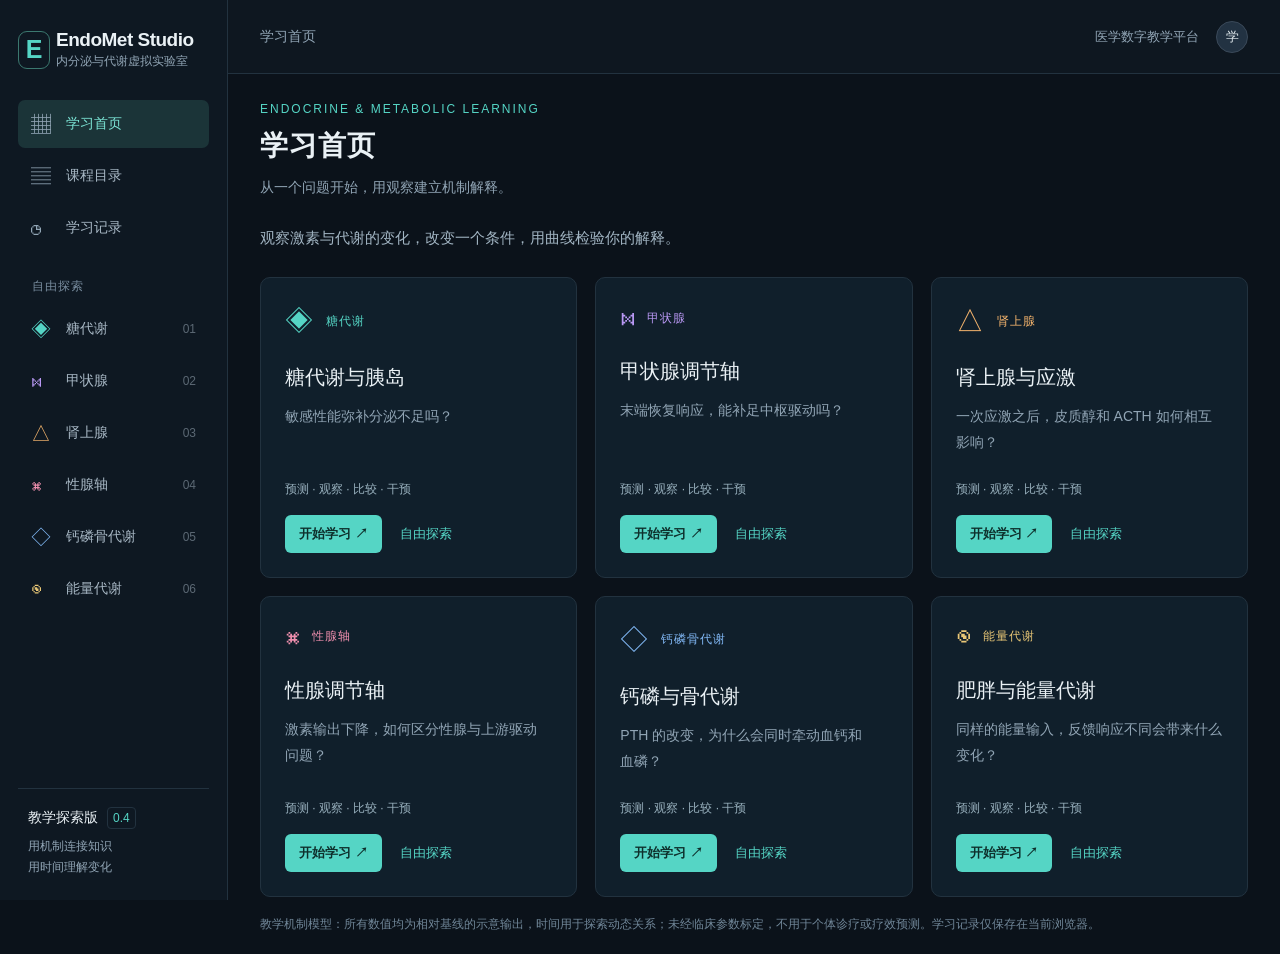
<file: index.html>
<!doctype html>
<html lang="zh-CN"><head><meta charset="UTF-8"><meta name="viewport" content="width=device-width, initial-scale=1"><meta name="description" content="探索内分泌与代谢的动态机制、反馈回路和时间演化。"><title>EndoMet Studio · 内分泌与代谢虚拟实验室</title><link rel="icon" type="image/svg+xml" href="data:image/svg+xml,%3Csvg xmlns='http://www.w3.org/2000/svg' viewBox='0 0 40 40'%3E%3Crect width='40' height='40' rx='10' fill='%2313212d'/%3E%3Cpath d='M11 10h18M11 20h13M11 30h18M11 10v20' stroke='%2355d5c5' stroke-width='4' fill='none'/%3E%3C/svg%3E"><link rel="stylesheet" href="./styles.css"><link rel="stylesheet" href="./anatomy.css"><link rel="stylesheet" href="./workspace.css"><script type="importmap">{"imports":{"three":"./vendor/three.module.js"}}</script></head>
<body><div id="app"></div><script type="module" src="./app.js"></script></body></html>
</file>
<file: styles.css>
:root{color-scheme:dark;--bg:#0b121a;--surface:#101c27;--surface2:#152330;--line:#22323f;--text:#eaf1f5;--muted:#91a5b5;--mint:#55d5c5;--accent:var(--mint);font-family:Inter,-apple-system,BlinkMacSystemFont,"PingFang SC","Microsoft YaHei",sans-serif;font-size:16px}
*{box-sizing:border-box}body{margin:0;background:var(--bg);color:var(--text)}button,input,select{font:inherit}button,a,input,select{outline-offset:4px}button{cursor:pointer}button{color:inherit}button:disabled{cursor:default;opacity:.5}a{color:var(--mint);text-decoration:none}a:hover{text-decoration:underline}button{border:0;background:none}svg{display:block}p{line-height:1.75}h1,h2,h3,p{margin:0}button:focus-visible,a:focus-visible,input:focus-visible,select:focus-visible{outline:2px solid var(--mint)}
.shell{display:grid;grid-template-columns:228px minmax(0,1fr);min-height:100vh}.sidebar{border-right:1px solid var(--line);padding:29px 18px 22px;display:flex;flex-direction:column;background:#0e1822;position:sticky;top:0;height:100vh}.brand{display:flex;align-items:center;gap:6px;padding:0 0 30px}.brand-symbol{flex:0 0 32px;width:32px;height:38px;border:1px solid #3b786f;color:var(--mint);font-size:25px;font-weight:700;display:grid;place-items:center;border-radius:9px}.brand-name{font-size:19px;letter-spacing:-.5px;font-weight:650;white-space:nowrap}.brand small{display:block;white-space:nowrap;font-size:12px;color:var(--muted);letter-spacing:0;margin-top:2px}.nav-label{font-size:12px;letter-spacing:1.5px;color:#788c9e;padding:22px 14px 10px}.side-button{display:flex;align-items:center;gap:12px;text-align:left;width:100%;padding:14px 13px;border-radius:7px;color:#a8b8c5;margin-bottom:4px;font-size:14px}.side-button:hover{background:#172633}.side-button.active{background:#1b3438;color:#7ce5d6}.side-icon{font-size:20px;line-height:1;width:23px;color:var(--color,var(--muted))}.side-num{margin-left:auto;font-size:12px;opacity:.5}.sidebar-bottom{margin-top:auto;border-top:1px solid var(--line);padding:18px 10px 0}.sidebar-bottom p{font-size:12px;color:var(--muted)}.edition{display:flex;align-items:center;gap:9px;font-size:14px;margin-bottom:7px}.edition span{padding:3px 5px;border:1px solid var(--line);border-radius:4px;font-size:12px;color:var(--mint)}
.main{min-width:0}.topbar{height:74px;border-bottom:1px solid var(--line);display:flex;align-items:center;justify-content:space-between;padding:0 32px;background:#0e1720}.breadcrumb{font-size:14px;color:var(--muted)}.breadcrumb b{font-weight:500;color:var(--text);margin-left:10px}.top-meta{display:flex;align-items:center;gap:17px;font-size:13px;color:var(--muted)}.avatar{display:grid;place-items:center;width:32px;height:32px;border:1px solid #3a4959;border-radius:50%;font-size:13px;background:#223242;color:#e3ebef}.mobile-menu{display:none}.content{max-width:1710px;margin:auto;padding:28px 32px 20px}.section-top{display:flex;justify-content:space-between;align-items:center;margin-bottom:24px;gap:16px}.eyebrow{font-size:12px;letter-spacing:2px;color:var(--accent);margin-bottom:9px}.section-top h1{font-size:28px;letter-spacing:1px;font-weight:600}.subtitle{font-size:14px;color:var(--muted);margin-top:8px}.chip{font-size:12px;border:1px solid var(--line);padding:7px 11px;border-radius:6px;color:var(--muted);white-space:nowrap}.tabs{display:flex;gap:27px;border-bottom:1px solid var(--line);margin-bottom:22px;overflow:auto}.tab{font-size:14px;color:var(--muted);padding:0 0 14px;white-space:nowrap;border-bottom:2px solid transparent}.tab.active{border-color:var(--mint);color:var(--text)}
.lab-grid{display:grid;grid-template-columns:minmax(0,1fr) 288px;gap:20px}.stage-column{min-width:0}.mission-bar{display:flex;gap:15px;align-items:center;padding:17px 19px;border:1px solid var(--line);border-radius:10px;background:#12212b;margin-bottom:15px}.mission-number{height:36px;min-width:36px;display:grid;place-items:center;background:#22403f;color:var(--mint);border-radius:6px;font-size:14px}.mission-bar small{display:block;color:var(--muted);font-size:12px;margin-bottom:6px}.mission-bar strong{font-size:16px;font-weight:500;line-height:1.5}.mission-go{margin-left:auto;min-width:28px;font-size:20px;color:var(--mint)}
.scene-wrap{position:relative;height:420px;min-width:0;overflow:hidden;background:radial-gradient(ellipse at 50% 44%,#1b303c 0,#12212d 43%,#101b26 75%);border:1px solid var(--line);border-radius:10px}.scene-wrap:before{content:"";position:absolute;inset:0;pointer-events:none;background-image:linear-gradient(#718da508 1px,transparent 1px),linear-gradient(90deg,#718da508 1px,transparent 1px);background-size:30px 30px}.scene{position:absolute;inset:20px 0 52px}.scene canvas{display:block}.scene-top{position:absolute;z-index:2;left:18px;right:18px;top:15px;display:flex;align-items:center;justify-content:space-between;pointer-events:none}.scene-caption{font-size:12px;color:#8197a7;letter-spacing:1px}.scene-mode{pointer-events:all;border:1px solid #38505f;border-radius:5px;padding:6px 9px;font-size:12px;background:#14232cc9;color:#bad1dd}.scene-bottom{position:absolute;bottom:15px;left:18px;right:18px;display:flex;align-items:center;justify-content:space-between;gap:9px;font-size:12px;color:var(--muted)}.legend{display:flex;align-items:center;gap:12px}.legend i{display:inline-block;width:17px;height:2px;margin-right:6px;vertical-align:middle;background:var(--accent)}.legend i.inhibit{background:#b998f4}.icon-btn{border:1px solid #3b5060;padding:6px 9px;border-radius:5px;color:#bccfdc;font-size:12px}.node-label{position:absolute;z-index:1;transform:translate(-50%,0);text-align:center;white-space:nowrap;padding:5px 7px;border-radius:6px;background:#12232dcf;max-width:150px}.node-label strong{font-size:13px;font-weight:500;display:block;line-height:1.7}.node-label .node-reading{font-size:12px;font-variant-numeric:tabular-nums;color:var(--accent)}.node-index{display:none}.node-label.selected{box-shadow:0 0 0 1px var(--accent);background:#1a343f}.scene-fallback{margin:90px auto;max-width:70%;line-height:1.8;color:var(--muted)}
.observations{border:1px solid var(--line);border-radius:10px;padding:19px 19px 15px;background:#101b26}.panel-heading{display:flex;align-items:center;justify-content:space-between;gap:8px}.panel-heading h2{font-size:16px;font-weight:500}.panel-heading span{font-size:12px;color:var(--muted)}.metrics{margin-top:6px}.metric{padding:16px 0;border-bottom:1px solid var(--line);display:flex;align-items:center;justify-content:space-between;gap:8px}.metric-name{font-size:14px;color:#a5b6c4;display:flex;align-items:center;gap:8px}.metric-dot{width:6px;height:6px;border-radius:2px;background:var(--color)}.metric-value{font-size:25px;letter-spacing:-.5px;font-variant-numeric:tabular-nums}.metric-value small{font-size:13px;color:var(--muted);margin-left:4px}.metric-change{font-size:12px;text-align:right;color:var(--muted);margin-top:3px}.control-block{padding-top:21px}.control-block label{font-size:14px;display:block;margin-bottom:10px}.select{width:100%;background:#172632;border:1px solid #344654;color:var(--text);font-size:14px;padding:11px 10px;border-radius:6px}.scenario-desc{font-size:12px;color:var(--muted);margin:9px 0 16px}.toggle-row{display:flex;align-items:center;justify-content:space-between;font-size:14px;color:#bdcad3;gap:12px;cursor:pointer}.toggle-row input{accent-color:var(--mint);width:17px;height:17px}.primary-btn{background:var(--mint);color:#0e302c;font-size:14px;font-weight:600;padding:12px 16px;border-radius:6px}.secondary-btn{border:1px solid #3b5362;color:#c3d3df;font-size:14px;padding:10px 14px;border-radius:6px;background:#14242f}.wide{width:100%}.intervene{border-top:1px solid var(--line);margin-top:19px;padding-top:17px}.intervene p{font-size:12px;color:var(--muted);margin-top:9px;line-height:1.7}.clear-branch{font-size:12px;color:var(--mint);margin-top:10px;padding:0}.focus-note{padding:16px 18px;border:1px solid var(--line);border-radius:8px;margin-top:14px;background:#11202a}.focus-note strong{font-size:14px;font-weight:500;color:var(--accent)}.focus-note p{font-size:14px;color:#9db1c1;margin-top:6px;line-height:1.7}
.timeline{margin-top:20px;border:1px solid var(--line);border-radius:10px;padding:18px 20px 14px;background:#101b26}.timeline-head{display:flex;align-items:center;justify-content:space-between;gap:10px}.timeline-title{font-size:15px;font-weight:500}.timeline-title span{font-size:12px;color:var(--muted);margin-left:9px}.time-label{font-size:18px;color:var(--mint);font-variant-numeric:tabular-nums}.time-label small{font-size:12px;color:var(--muted);margin-left:5px}.chart{height:138px;position:relative;margin-top:10px}.chart svg{width:100%;height:100%;overflow:visible}.chart-text{fill:#7c93a6;font-size:11px}.chart-line{fill:none;stroke-width:2;stroke-linejoin:round;stroke-linecap:round}.baseline-line{stroke-dasharray:5 5;opacity:.45}.chart-cursor{stroke:#e5f3f4;stroke-width:1;opacity:.6}.timeline-range{width:100%;height:14px;accent-color:var(--mint);cursor:pointer;margin:5px 0 9px}.playback{display:flex;gap:8px;align-items:center;flex-wrap:wrap}.play{background:var(--mint);color:#0a2e29;border-radius:5px;min-width:74px;padding:7px 12px;font-size:13px;font-weight:600}.speed{background:#1a2c39;border:1px solid var(--line);color:#b0c2d0;font-size:12px;border-radius:5px;padding:6px}.marker-btn{font-size:12px;color:#94a9b9;border:1px solid #2b3e4d;border-radius:4px;padding:6px 9px}.marker-btn:hover{border-color:var(--mint);color:var(--mint)}.timeline-foot{margin-left:auto;color:#7f95a7;font-size:12px}.guide{border:1px solid #294640;border-radius:10px;margin-top:20px;background:linear-gradient(110deg,#142923,#122029 70%);padding:18px 20px;display:flex;gap:17px}.guide-mark{font-size:20px;color:var(--mint);padding-top:2px}.guide-body{min-width:0;flex:1}.guide-title{font-size:14px;font-weight:500;display:flex;gap:10px;align-items:center}.guide-title span{font-size:12px;color:#92ada6;font-weight:400}.guide-output{font-size:14px;line-height:1.8;color:#b5c9cc;margin:9px 0 12px}.guide-actions{display:flex;gap:8px;flex-wrap:wrap}.guide-actions button{padding:7px 11px;border:1px solid #38564f;border-radius:5px;font-size:12px;color:#b9d8d0}.guide-form{display:flex;gap:8px;margin-top:12px}.guide-form input{flex:1;min-width:0;background:#0d1a20;border:1px solid #315049;border-radius:5px;padding:9px 12px;color:#ddece8;font-size:14px}.guide-form button{font-size:13px;color:var(--mint);padding:7px 12px;border:1px solid #315049;border-radius:5px}.footnote{font-size:12px;color:#708698;line-height:1.7;margin-top:17px}.page{display:none}.page.active{display:block}.catalog{display:grid;grid-template-columns:repeat(3,minmax(0,1fr));gap:18px}.catalog-card{display:flex;flex-direction:column;text-align:left;border:1px solid var(--line);background:#101f2b;padding:24px;border-radius:10px;transition:transform .2s,border .2s;min-height:255px}.catalog-card:hover{transform:translateY(-3px);border-color:var(--color)}.catalog-card .card-icon{color:var(--color);font-size:35px;margin-bottom:25px}.catalog-card h2{font-size:19px;font-weight:500;margin-bottom:12px}.catalog-card p{font-size:14px;color:var(--muted);line-height:1.8}.card-footer{font-size:12px;margin-top:auto;padding-top:18px;color:var(--color)}.overview-intro{max-width:720px;margin:0 0 27px;color:#a2b5c3;font-size:16px;line-height:1.85}.course-layout{display:grid;grid-template-columns:1.05fr 1fr;gap:22px}.paper-panel{border:1px solid var(--line);border-radius:10px;background:#11202b;padding:25px}.paper-panel h2{font-size:19px;font-weight:500;margin-bottom:17px}.paper-panel p{font-size:15px;color:#a9bdca;margin-bottom:15px}.step-row{display:flex;gap:17px;padding:18px 0;border-bottom:1px solid var(--line)}.step-row:last-child{border:0}.step-row .num{font-size:13px;color:var(--mint);padding-top:3px}.step-row h3{font-size:16px;font-weight:500;margin-bottom:8px}.step-row p{font-size:14px;margin-bottom:8px}.text-btn{font-size:13px;color:var(--mint);padding:3px 0}.quiz-option{display:flex;width:100%;text-align:left;padding:15px;margin-top:10px;border:1px solid #324858;border-radius:7px;font-size:14px;gap:10px;line-height:1.6}.quiz-option.correct{border-color:var(--mint);background:#173a35}.quiz-option.wrong{border-color:#e4a2a2;background:#392831}.quiz-result{margin-top:18px;font-size:14px;line-height:1.8;color:#b3d8ce}.knowledge-grid{display:grid;grid-template-columns:1.2fr 1fr;gap:22px}.relation{display:flex;align-items:center;justify-content:space-between;gap:10px;padding:14px 0;border-bottom:1px solid var(--line);font-size:14px}.relation em{font-size:12px;font-style:normal;color:var(--mint)}.relation em.negative{color:#b998f4}.source-link{display:block;font-size:14px;padding:14px 0;border-bottom:1px solid var(--line);line-height:1.7}.source-link small{display:block;font-size:12px;color:var(--muted)}.history-empty{padding:70px 25px;text-align:center;border:1px dashed #344959;border-radius:10px}.history-empty p{color:var(--muted);font-size:15px;margin-bottom:17px}.history-list{border:1px solid var(--line);border-radius:9px;padding:0 22px}.history-item{display:grid;grid-template-columns:160px 1fr auto;gap:20px;align-items:center;padding:20px 0;border-bottom:1px solid var(--line);font-size:14px}.history-item:last-child{border:0}.history-item small{color:var(--muted);font-size:12px}.history-head{display:flex;justify-content:space-between;align-items:center;margin-bottom:20px}.history-head p{font-size:14px;color:var(--muted)}.toast{position:fixed;z-index:8;bottom:25px;left:50%;transform:translateX(-50%);border:1px solid #406057;background:#1a352e;color:#deeee5;padding:13px 20px;border-radius:8px;font-size:14px;box-shadow:0 12px 40px #0005}.sr-only{position:absolute;width:1px;height:1px;overflow:hidden;clip:rect(0,0,0,0)}
@media(min-width:1001px){.scene-wrap{height:340px}.metric{padding:13px 0}.timeline{padding:15px 17px 13px}.timeline-title span{display:none}.chart{height:128px}.scene{inset:15px 0 48px}}
@media(min-width:1650px){.scene-wrap{height:380px}.chart{height:148px}.lab-grid{grid-template-columns:minmax(0,1fr) 310px}.content{padding:32px 42px}.sidebar{padding-top:34px}}
@media(max-width:1200px){.shell{grid-template-columns:195px minmax(0,1fr)}.sidebar{padding-left:10px;padding-right:10px}.content{padding:24px 22px}.topbar{padding:0 22px}.lab-grid{grid-template-columns:minmax(0,1fr) 248px;gap:14px}.scene-wrap{height:400px}.node-label strong{font-size:12px}.observations{padding:16px 15px}.catalog{grid-template-columns:repeat(2,1fr)}.timeline-foot{display:none}}
@media(max-width:1000px){.lab-grid{grid-template-columns:1fr}.observations{display:grid;grid-template-columns:1fr 1fr;gap:0 24px}.observations>.panel-heading{grid-column:1/-1}.metrics{grid-row:2/4}.control-block{grid-column:2}.intervene{grid-column:2}.course-layout,.knowledge-grid{grid-template-columns:1fr}.scene-wrap{height:450px}.node-label strong{font-size:14px}}
@media(max-width:720px){.shell{display:block}.sidebar{display:none;position:fixed;z-index:10;width:230px;box-shadow:20px 0 100px #000a}.sidebar.open{display:flex}.topbar{height:62px;padding:0 17px}.mobile-menu{display:block;color:var(--mint);font-size:21px;margin-right:12px}.topbar-left{display:flex;align-items:center}.top-meta>span{display:none}.content{padding:22px 15px}.section-top{align-items:flex-start;margin-bottom:20px}.section-top h1{font-size:23px}.section-top .chip{display:none}.subtitle{font-size:14px;line-height:1.8}.eyebrow{font-size:11px;letter-spacing:1px}.tabs{gap:25px}.scene-wrap{height:385px}.scene{inset:25px -30px 60px}.node-label strong{font-size:12px}.node-label{padding:3px 4px}.scene-bottom{font-size:11px;left:12px;right:12px}.scene-bottom>.legend{gap:8px}.mission-bar{padding:14px 13px;gap:11px}.mission-bar strong{font-size:14px}.mission-go{display:none}.observations{gap:0 15px;padding:16px 14px}.metric-value{font-size:22px}.metric-name{font-size:13px}.select{font-size:13px;padding:10px 5px}.control-block label,.toggle-row{font-size:13px}.timeline{padding:16px 14px}.timeline-title span{display:none}.guide{padding:16px 14px;gap:11px}.catalog{grid-template-columns:1fr}.catalog-card{min-height:215px}.history-item{grid-template-columns:1fr;gap:8px}.history-head{gap:16px}.paper-panel{padding:21px}.guide-title{flex-wrap:wrap}.guide-form input{font-size:13px}.primary-btn{font-size:13px;padding:11px}.footnote{font-size:12px}}
.legend i{background:var(--mint)}.legend i.inhibit{background:#b998f4}.chart-text{font-size:12px}
@media(max-width:480px){.observations{display:block}.metrics{display:grid;grid-template-columns:1fr 1fr;gap:0 20px}.metric{display:block}.metric-value{margin-top:8px}.metric-change{text-align:left}.metric-name{font-size:14px}.control-block label,.toggle-row{font-size:14px}.select{font-size:14px;padding:11px}.node-label strong{font-size:12px}}
@media(prefers-reduced-motion:reduce){*{scroll-behavior:auto!important;transition:none!important}}
.evidence-panel{margin-top:20px}.evidence-list{padding-left:20px;color:#a9bdca;font-size:14px;line-height:1.8}.evidence-list li+li{margin-top:9px}.evidence-details summary{cursor:pointer;color:var(--mint);font-size:14px;line-height:1.6}.state-definitions{margin:0}.state-definitions dt{font-size:14px;color:var(--text);margin-top:18px}.state-definitions dd{margin:6px 0 0;font-size:14px;line-height:1.8;color:var(--muted)}
.course-progress{display:flex;align-items:center;gap:16px;color:var(--mint);font-size:14px;margin:20px 0 12px}.course-progress progress{min-width:60px;flex:1;width:100px;height:8px;accent-color:var(--mint)}.paper-panel .course-session-note{font-size:12px;color:var(--muted)}.step-body{min-width:0;flex:1}.step-done h3{color:var(--mint)}.prediction{border:0;margin:14px 0;padding:0;min-width:0}.prediction legend{font-size:14px;color:#c3d3df;line-height:1.7;margin-bottom:10px}.prediction-option{display:block;width:100%;text-align:left;line-height:1.7;padding:10px 12px;margin-bottom:8px;border:1px solid #324858;border-radius:6px;font-size:14px}.prediction-option.selected{border-color:var(--mint);background:#173a35}.prediction:disabled .prediction-option{cursor:default}.paper-panel .prediction-feedback{font-size:13px;color:#b3d8ce}.course-reset{margin-top:22px}.course-observation{display:flex;align-items:center;justify-content:space-between;gap:16px;border:1px solid #35534e;border-radius:8px;background:#142c29;padding:15px 18px;margin-bottom:15px}.course-observation[hidden]{display:none}.course-observation strong{font-size:14px;color:var(--mint)}.course-observation p{font-size:13px;color:#b1c9c4;margin-top:6px}.course-observation button{flex-shrink:0;font-size:13px}@media(max-width:720px){.course-observation{align-items:stretch;flex-direction:column}.course-observation button{width:100%}}
</file>
<file: anatomy.css>
.anatomy-intro{display:flex;justify-content:space-between;align-items:center;gap:20px;margin:24px 0 14px}.anatomy-intro h2{font-size:25px;margin:7px 0}.anatomy-intro p{color:var(--muted);margin:0;line-height:1.7}.anatomy-session{padding:12px 16px;border:1px solid var(--line);border-radius:10px;background:var(--surface);font-size:12px;color:var(--muted);line-height:1.7}.anatomy-toolbar{display:flex;align-items:flex-end;gap:16px;flex-wrap:wrap;margin:18px 0}.anatomy-picker{display:grid;gap:7px;font-size:12px;min-width:220px}.anatomy-picker select{width:100%}.anatomy-layers{display:flex;gap:4px;padding:4px;background:#192b38;border-radius:10px}.anatomy-layers button{border:0;border-radius:7px;padding:10px 14px;background:transparent;color:#aec1cf;cursor:pointer;font:inherit;font-size:12px}.anatomy-layers button[aria-pressed=true]{background:#2b4d50;color:#b7f0e6;box-shadow:0 2px 6px #172e1510}.anatomy-toolbar button:disabled{opacity:.45;cursor:default}.anatomy-layout{display:grid;grid-template-columns:minmax(0,1fr) 265px;gap:18px;align-items:start}.anatomy-stage{position:relative;height:620px;border:1px solid #2b404e;border-radius:16px;overflow:hidden;background:radial-gradient(ellipse at 50% 42%,#223848,#101e29)}.anatomy-viewport{position:absolute;inset:10px 10px 42px;overflow:hidden}.anatomy-canvas{display:block;width:100%;height:100%;touch-action:none}.anatomy-label{position:absolute;transform:translate(-50%,-50%);white-space:nowrap;padding:5px 8px;max-width:150px;border:1px solid #476271;border-radius:6px;font:inherit;font-size:11px;color:#d8e5eb;background:#182c3ae8;box-shadow:0 2px 8px #2940320c;cursor:pointer}.anatomy-label.selected{background:#234c48;color:#c8fff3;border-color:#71b9a9;z-index:3}.anatomy-label[hidden]{display:none}.anatomy-status{position:absolute;inset:0;display:grid;place-items:center;padding:30px;text-align:center;line-height:1.8;color:#c4d7df;background:#132430ef;pointer-events:none}.anatomy-status[hidden]{display:none}.anatomy-orientation{position:absolute;bottom:14px;left:16px;right:16px;text-align:center;font-size:11px;color:#97b0bd;pointer-events:none}.anatomy-details{padding:20px;min-width:0}.anatomy-details h2{margin:0 0 12px;font-size:19px}.anatomy-details h3{margin:22px 0 12px;font-size:12px}.anatomy-details p{font-size:12px;color:var(--muted);line-height:1.9}.anatomy-details .toggle-row{font-size:12px;margin:18px 0}.anatomy-structure{display:flex;gap:8px;align-items:center;width:100%;background:transparent;border:1px solid #2b404e;border-radius:8px;padding:10px;margin-bottom:7px;font:inherit;font-size:12px;text-align:left;cursor:pointer}.anatomy-structure.selected{background:#213d3e;border-color:#477c75}.anatomy-structure i{width:8px;height:8px;flex:0 0 8px;border-radius:50%}.anatomy-structure small{margin-left:auto;color:#92a6b3;font-size:10px}.anatomy-coverage{padding:12px;background:#152936;border-radius:8px}.anatomy-credits{margin-top:20px;font-size:11px;overflow-wrap:anywhere;border-top:1px solid #2b404e;padding-top:14px}.anatomy-credits summary{cursor:pointer;color:#a9c5ca}.anatomy-credits a{color:#8ee3d1;text-underline-offset:3px}.anatomy-credits p{font-size:11px}.focus-note .text-btn{margin-top:9px}.anatomy-intro .secondary-btn{white-space:nowrap}
@media(max-width:1100px){.anatomy-layout{grid-template-columns:minmax(0,1fr) 235px}.anatomy-stage{height:580px}.anatomy-toolbar{gap:12px}.anatomy-layers button{padding:10px}}
@media(max-width:760px){.anatomy-intro{align-items:flex-start;flex-direction:column;gap:14px}.anatomy-intro h2{font-size:22px}.anatomy-layout{grid-template-columns:minmax(0,1fr)}.anatomy-stage{height:520px}.anatomy-picker{width:100%;min-width:0}.anatomy-toolbar{gap:10px}.anatomy-layers{flex:1}.anatomy-layers button{flex:1;padding:10px 8px}.anatomy-toolbar>.icon-btn{font-size:11px;padding:8px}.anatomy-details{padding:18px}.anatomy-label{font-size:10px;padding:4px 6px}.anatomy-session{padding:10px 12px}.anatomy-orientation{font-size:10px}}

/* Neutral studio surrounds preserve the warm tissue palette and fine surface shading. */
.anatomy-stage{border-color:#354047;background:radial-gradient(ellipse at 48% 40%,#29353b 0,#1c272e 49%,#111b21 100%);box-shadow:inset 0 0 80px #080e1320}
.anatomy-label{z-index:3;border-color:#64707870;border-radius:4px;color:#cbd2d5;background:#19232ce8;box-shadow:0 2px 8px #0002;letter-spacing:.025em}
.anatomy-label.selected{border-color:#d7c39d;color:#f4e9d4;background:#333936f2;box-shadow:0 0 0 1px #d7c39d20}
.anatomy-leaders{z-index:2;overflow:visible}
.anatomy-leader{stroke:#87979f;stroke-width:.8;opacity:.58;vector-effect:non-scaling-stroke}
.anatomy-leader.selected{stroke:#decdaa;stroke-width:1.15;opacity:.92}
.anatomy-anchor{fill:#c0c9cb;opacity:.72}
.anatomy-anchor.selected{fill:#f3dfb6;opacity:1}
.anatomy-compass{position:absolute;right:8px;top:6px;width:112px;z-index:4;pointer-events:none;text-align:center;color:#9eabb3;user-select:none}
.anatomy-compass svg{display:block;width:112px;height:108px;overflow:visible}
.anatomy-compass line{stroke:currentColor;stroke-width:1.1}
.anatomy-compass circle{fill:currentColor}
.anatomy-compass text{fill:currentColor;font-size:11px;font-family:inherit;font-weight:500;paint-order:stroke;stroke:#1a252c;stroke-width:3px;stroke-linejoin:round}
.anatomy-compass [data-axis=x]{color:#d1a59b}.anatomy-compass [data-axis=y]{color:#a3bbb0}.anatomy-compass [data-axis=z]{color:#a0b5c9}
.anatomy-compass>span{display:block;font-size:9px;letter-spacing:.07em;line-height:1.6;color:#99a8b1}
.anatomy-scale{position:absolute;left:16px;bottom:14px;z-index:4;pointer-events:none;display:flex;align-items:flex-start;flex-direction:column;gap:5px;color:#d0d7d8;font-size:11px;font-variant-numeric:tabular-nums;user-select:none}
.anatomy-scale-rule{display:block;height:6px;border:solid #b4c0c4;border-width:0 1px 1px;min-width:1px}
.anatomy-scale small{font-size:9px;color:#8e9da5;letter-spacing:.06em}
.anatomy-compass[hidden],.anatomy-scale[hidden]{display:none}
.anatomy-structure:disabled{opacity:.45;cursor:default}
.anatomy-mechanism{border-block:1px solid #35434c;padding:16px 0;margin:16px 0}
.anatomy-mechanism h3{margin:0 0 8px;color:#8ebeb5}.anatomy-mechanism>strong{display:block;font-size:14px;font-weight:500;line-height:1.6}.anatomy-mechanism p{margin:10px 0;font-size:12px}
.anatomy-reading{display:grid;gap:7px;padding:12px;background:#18312f;border-radius:7px;font-size:12px;color:#b4d5cd}.anatomy-reading b{font-size:25px;font-weight:500;font-variant-numeric:tabular-nums}.anatomy-reading small{font-size:11px;font-weight:400;color:#9bb7b3}
.anatomy-mechanism ul{padding-left:16px;margin:14px 0;font-size:12px;line-height:1.9;color:#adbdc8}.anatomy-mechanism li+li{margin-top:6px}.anatomy-mechanism em{font-style:normal;color:#85c6b6;white-space:nowrap}.anatomy-mechanism button{display:block;font-size:12px;margin-top:12px;white-space:nowrap}.anatomy-mechanism .primary-btn{width:100%;padding:10px}
@media(min-width:761px) and (min-height:700px){.anatomy-stage{position:sticky;top:18px}}
</file>
<file: workspace.css>
/* Global navigation and the shared learning workspace. */
[hidden]{display:none!important}.text-unit{white-space:nowrap}.nav-label{white-space:nowrap;letter-spacing:1px}.breadcrumb{line-height:1.6;text-wrap:balance}.section-top>div{min-width:0}.section-top h1,.workspace-heading h2,.catalog-card h2,.paper-panel h2,.assessment-question{text-wrap:balance;line-height:1.5}.subtitle,.catalog-card p,.paper-panel p,.prediction legend,.prediction-option,.quiz-option,.footnote{text-wrap:pretty;word-break:normal;overflow-wrap:break-word}.overview-intro{max-width:none;font-size:15px;line-height:1.9;margin-bottom:25px;text-wrap:pretty}.catalog-card{cursor:default;min-height:285px;padding:24px;transition:border-color .2s}.catalog-card:hover{transform:none}.card-top{display:flex;align-items:center;gap:13px;margin-bottom:22px}.catalog-card .card-icon{font-size:28px;margin:0}.card-kicker{font-size:12px;letter-spacing:1px;color:var(--color)}.catalog-card h2{font-size:20px;margin-bottom:12px}.catalog-card p{font-size:14px;line-height:1.85}.card-footer{padding-top:24px;color:#99b1be;line-height:1.6}.card-actions{display:flex;align-items:center;gap:18px;margin-top:16px}.card-actions button{white-space:nowrap}.card-actions .primary-btn{padding:10px 14px;font-size:13px}.course-catalog .catalog-card{min-height:345px}.course-catalog h2{font-size:19px}.workspace-context{border:1px solid #304b51;border-radius:12px;background:linear-gradient(120deg,#142a2e,#11212d);padding:20px 22px;margin:0 0 18px}.workspace-heading{display:flex;align-items:center;justify-content:space-between;gap:20px}.workspace-heading>div:first-child{min-width:0}.workspace-heading small{display:block;font-size:11px;letter-spacing:1px;color:#88bdb7;margin-bottom:8px}.workspace-heading h2{font-size:20px;font-weight:550;max-width:42ch}.workspace-actions{display:flex;align-items:center;gap:18px;flex-shrink:0}.workspace-actions button,.workspace-heading>.secondary-btn{white-space:nowrap}.learning-steps{display:flex;flex-wrap:wrap;gap:8px;margin-top:17px}.learning-steps span{font-size:11px;color:#8199a9;padding:6px 9px;border:1px solid #29414b;border-radius:5px;white-space:nowrap}.learning-steps span.current{border-color:#549b8d;background:#204640;color:#aff1df}.learning-steps span.done{color:#99cbbb;border-color:#35594e}.workspace-caption{font-size:12px;color:#8eabba;margin-top:12px;line-height:1.7}.tabs{gap:0;scrollbar-width:thin;scrollbar-color:#466071 transparent}.tab{padding:0 23px 13px;flex-shrink:0}.tab:first-child{padding-left:0}.course-layout{grid-template-columns:minmax(0,1.3fr) minmax(260px,.8fr);align-items:start}.course-layout>*,.knowledge-grid>*{min-width:0}.course-progress span{white-space:nowrap}.prediction legend,.prediction-option{line-height:1.85}.prediction-option{padding:12px;text-wrap:balance}.step-body p{max-width:65ch}.paper-panel h2{font-size:20px}.assessment-locked{border:1px dashed #34505b;border-radius:9px;padding:24px 20px;color:#829eac}.assessment-locked>span{font-size:34px;font-weight:300;color:#507d81;display:block;margin-bottom:16px}.assessment-locked small{font-size:12px;line-height:1.8;display:block}.assessment-panel .assessment-question{font-size:16px;color:#d8e6ed}.quiz-option{align-items:baseline;text-wrap:balance}.quiz-option>span:first-child{flex-shrink:0}.quiz-option>span:last-child{min-width:0}.transfer-exercise{margin-top:26px;padding-top:20px;border-top:1px solid var(--line)}.transfer-exercise summary{font-size:13px;color:var(--mint);cursor:pointer;margin-bottom:14px}.transfer-exercise p{font-size:14px}.history-head{gap:20px}.history-head small{display:block;color:var(--muted);font-size:12px;margin-top:6px;line-height:1.8}.history-head button{white-space:nowrap}.history-filter{display:flex;align-items:center;gap:12px;margin:18px 0;font-size:13px;color:var(--muted)}.history-filter select{width:230px}.history-item>div{min-width:0;overflow-wrap:anywhere}.history-item button{white-space:nowrap}.play,.icon-btn,.marker-btn,.speed,.scene-mode,.guide-form button{white-space:nowrap}.metric-value{white-space:nowrap}.metric-name{min-width:0}.guide-form button{flex-shrink:0}.evidence-list li{text-wrap:pretty}.source-link{overflow-wrap:anywhere}.relation>span{min-width:0;text-wrap:balance}.relation em{white-space:nowrap}.anatomy-reference{padding:9px 12px;background:#20343d;border-radius:7px;margin-top:10px;font-size:12px;line-height:1.8}.anatomy-source-picker{display:grid;gap:7px;font-size:12px;margin:17px 0}.anatomy-source-picker small{line-height:1.7;color:var(--muted)}.anatomy-mapping-note{border-left:2px solid #b89969;padding:9px 12px;margin-bottom:14px;background:#28271e;font-size:13px;line-height:1.85;color:#decba5}.anatomy-missing{color:#a7bac7;border:1px dashed #405563;border-radius:7px;padding:10px;line-height:1.7;font-size:12px;margin-top:8px}.anatomy-missing small{display:block;font-size:11px;color:#7f97a8}
@media(max-width:1200px){.course-layout{grid-template-columns:minmax(0,1fr)}.assessment-panel{max-width:none}.workspace-heading h2{font-size:19px}.catalog-card{padding:22px}.workspace-heading{gap:16px}.workspace-actions{gap:12px}}
@media(max-width:1000px){.catalog{grid-template-columns:repeat(2,minmax(0,1fr))}.workspace-heading{align-items:flex-start;flex-direction:column}.workspace-actions{width:100%;justify-content:space-between}.course-progress{gap:12px}}
@media(max-width:720px){.catalog{grid-template-columns:minmax(0,1fr)}.catalog-card,.course-catalog .catalog-card{min-height:0}.card-footer{margin-top:10px}.card-actions{justify-content:space-between}.section-top h1{font-size:23px}.section-top{margin-bottom:18px}.section-top .eyebrow{line-height:1.6;letter-spacing:1px;font-size:10px}.workspace-context{padding:16px;margin-bottom:16px}.workspace-heading h2{font-size:18px}.workspace-caption{font-size:11px}.learning-steps{gap:6px}.learning-steps span{font-size:10px;padding:5px 7px}.tabs{justify-content:space-between;gap:0}.tab,.tab:first-child{padding:0 9px 12px;flex:1;text-align:center;font-size:13px}.course-layout{gap:18px}.paper-panel{padding:19px}.paper-panel h2{font-size:18px}.step-row{gap:11px}.step-body h3{font-size:16px}.prediction legend{font-size:14px}.prediction-option{font-size:14px;padding:10px}.history-head{align-items:flex-start;flex-direction:column}.history-filter select{flex:1;min-width:0}.overview-intro{font-size:14px}.guide{padding:16px 13px;gap:10px}.guide-form{gap:6px}.guide-form button{padding:7px 9px}.primary-btn,.secondary-btn{white-space:nowrap}.course-progress{flex-wrap:wrap}.course-progress progress{min-width:90px}.history-item{gap:10px}}
</file>
